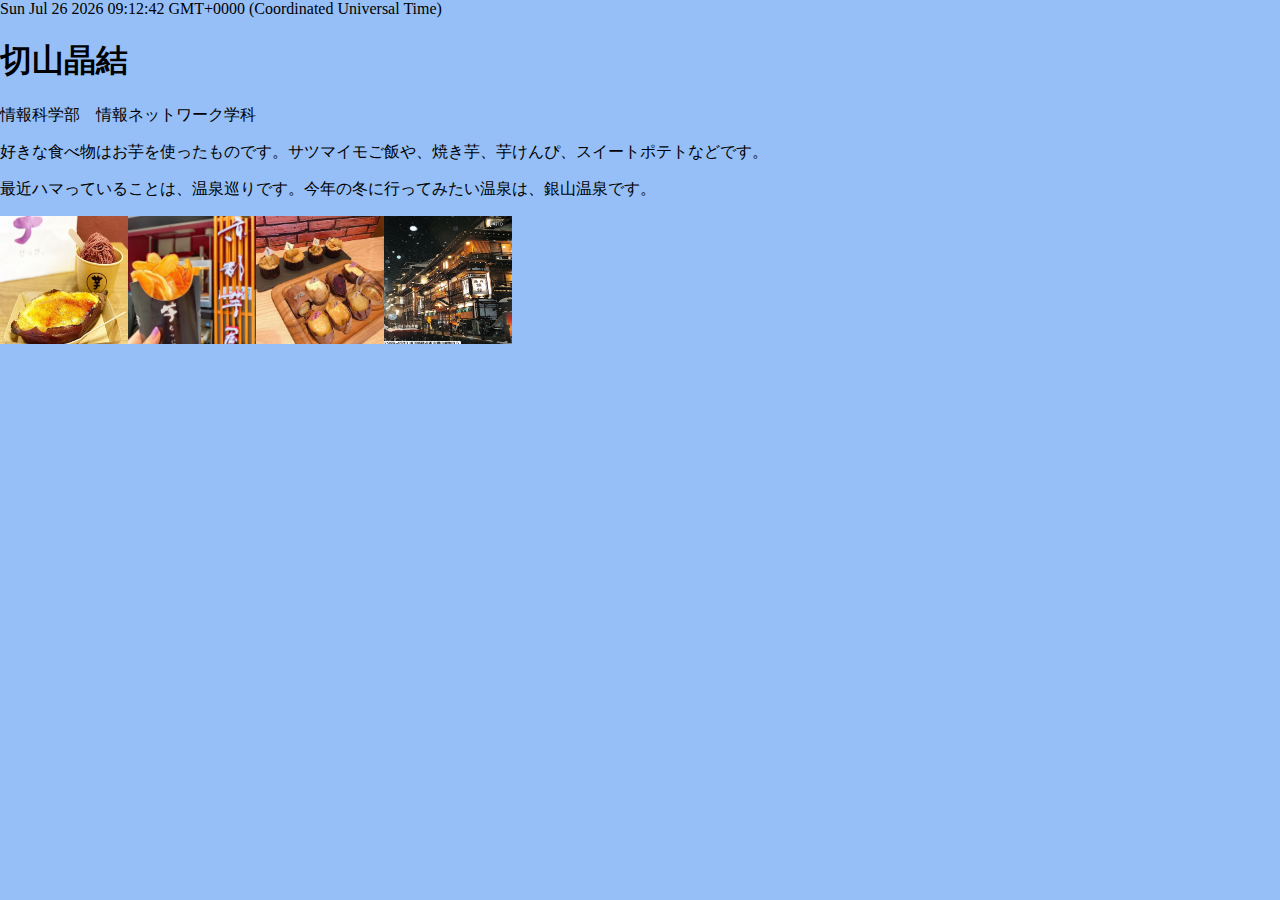
<file: kadai1.html>
<!doctype html>
<html>

<head>
	<meta charset="UTF-8">
	<title>kadai1</title>
		<link href="kadai1.css" rel="stylesheet" type="text/css">
</head>
<body>
<article>
    <script type="text/javascript">
        today = new Date();
        document.write(today);
        document.write("<h1>切山晶結</h1>");
	document.write("<p>情報科学部　情報ネットワーク学科</p>");
	document.write("<p>好きな食べ物はお芋を使ったものです。サツマイモご飯や、焼き芋、芋けんぴ、スイートポテトなどです。</p>");
        document.write("<p>最近ハマっていることは、温泉巡りです。今年の冬に行ってみたい温泉は、銀山温泉です。</p>");	        		
	var image1 = new Image(128,128); //image1 オブジェクトの作成
        image1.src = "スイートポテト.jpg"; //image1のソースの指定
       	var image2 = new Image(128,128); //image2 オブジェクトの作成
	image2.src = "芋けんぴ.jpg"; //image2のソースの指定
 	var image3 = new Image(128,128); //image3 オブジェクトの作成
        image3.src = "焼き芋.jpg"; //image3のソースの指定
        var image4 = new Image(128,128); //image4 オブジェクトの作成
	image4.src = "銀山温泉.jpg"; //image4のソースの指定
        document.body.appendChild(image1); //image1をDOM要素に組み込む
       	document.body.appendChild(image2); //image2をDOM要素に組み込む
        document.body.appendChild(image3); //image3をDOM要素に組み込む
	document.body.appendChild(image4); //image4をDOM要素に組み込む
    </script>
</article>
</body>
</html>
</file>
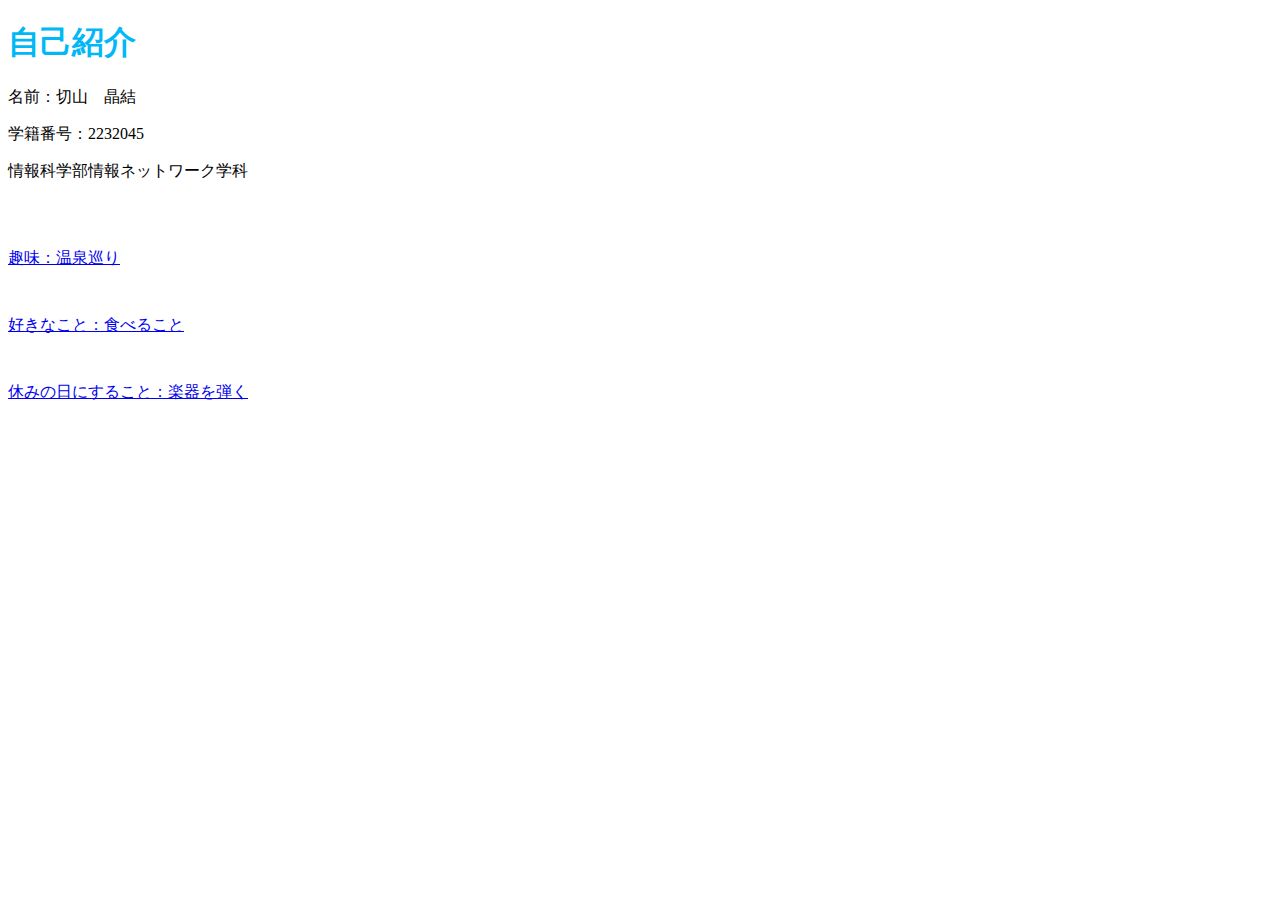
<file: kadai2.html>
<!doctype html>
<html>
<head>
<meta charset="utf-8">
<title>課題２</title>
<link href="top.css" rel="stylesheet" type="text/css">
</head>

<body>
<h1>自己紹介</h1>
<p>名前：切山　晶結</p>
<p>学籍番号：2232045</p>
<p>情報科学部情報ネットワーク学科</p>
<p>&nbsp;</p>
<p><a href="趣味.html">趣味：温泉巡り</a></p>
<p><a href="好きなこと.html">好きなこと：食べること</a></p>
<p><a href="休みの日にすること.html">休みの日にすること：楽器を弾く</a></p>
</body>
</html>
</file>
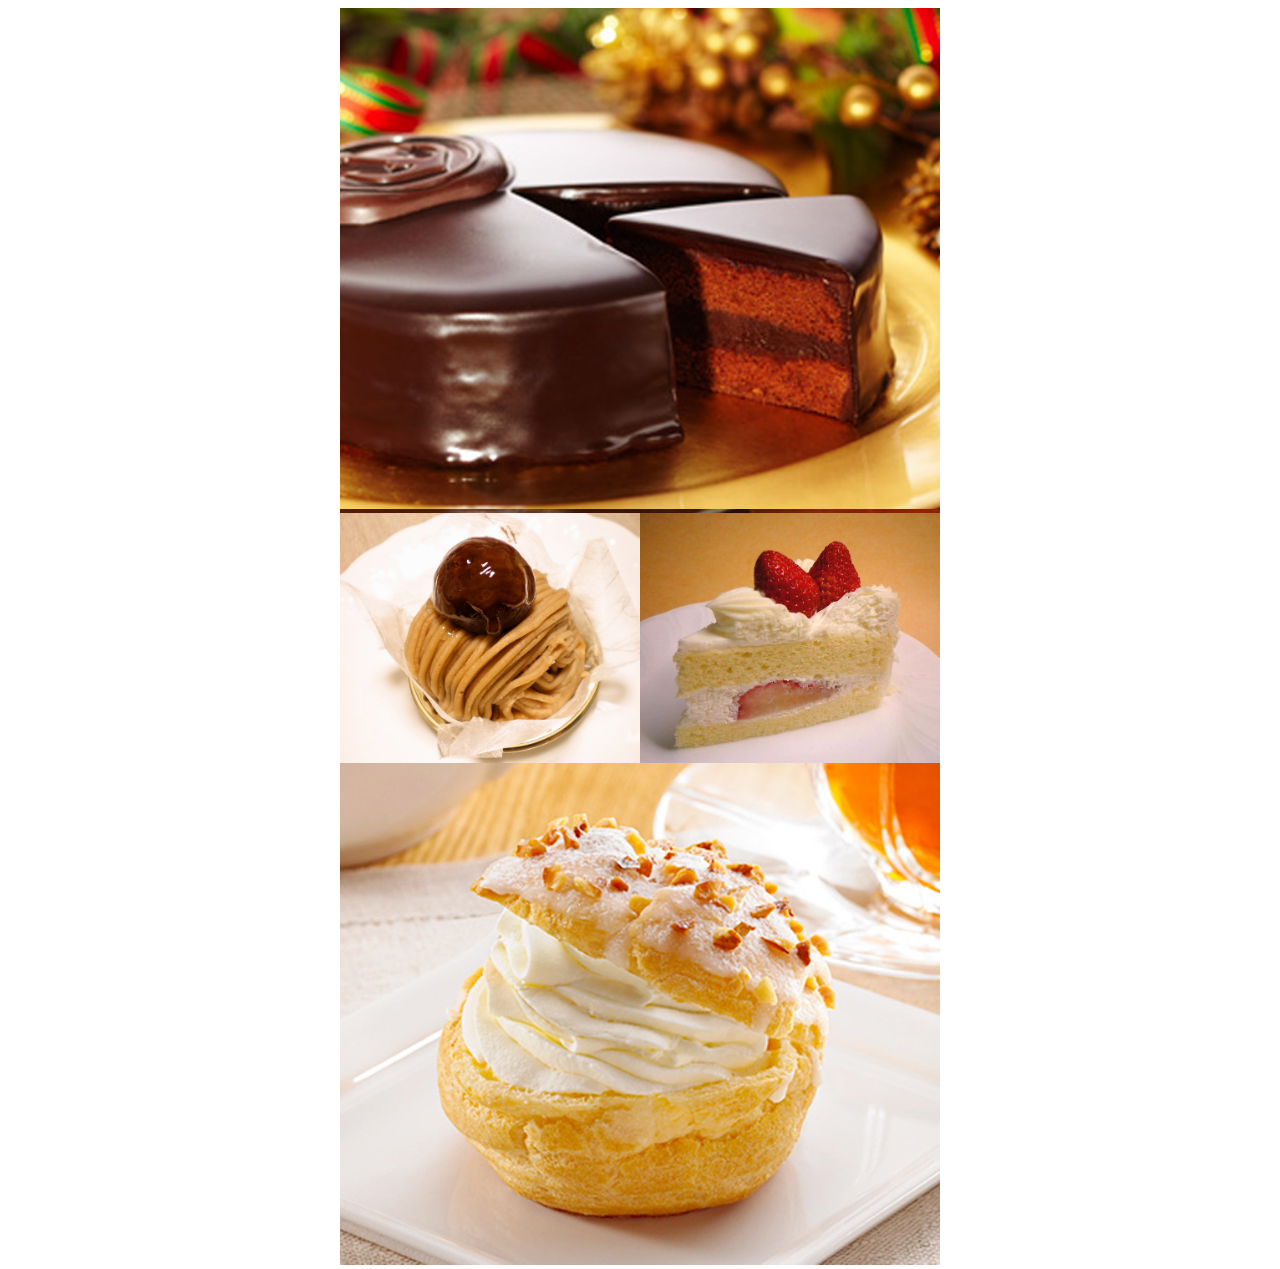
<file: kadai3.html>
<!doctype html>
<html>
<head>
<meta charset="utf-8">
<title>Div</title>
<style type="text/css">
	img{
		width:100%;
	}
	
.shop {
    width: 600px;
    background-color: #F49EDD;
    background-image: url(cake03.jpg);
	margin: 0 auto;
    float: none;
}
.cake01 {
    background-color: #A1CBE7;
    width: 300px;
	height: 250px;
	float: right;
}
.cake02 {
    background-color: #A1CBE7;
    width: 300px;
	height: 250px;
	float: left;
}
.cake04 {
    background-color: #A1CBE7;
    width: 100%;
	height: 180px;
}
	#side{
		width: 100%;
		height: 100px;
	}
</style>
</head>

<body>
<div class="shop">
	<img src="cake03.jpg">
	<div class="cake01">
  	<img src="cake01.jpg">
	</div>
	<div class="cake02">
		<img src="cake02.jpg">
		<div class ="content">
		</div>
		<div class="side">
		</div>
	</div>
	<div class="cake04">
  		<img src="cake04.jpg">
	</div>

</div>
</body>
</html>
</file>
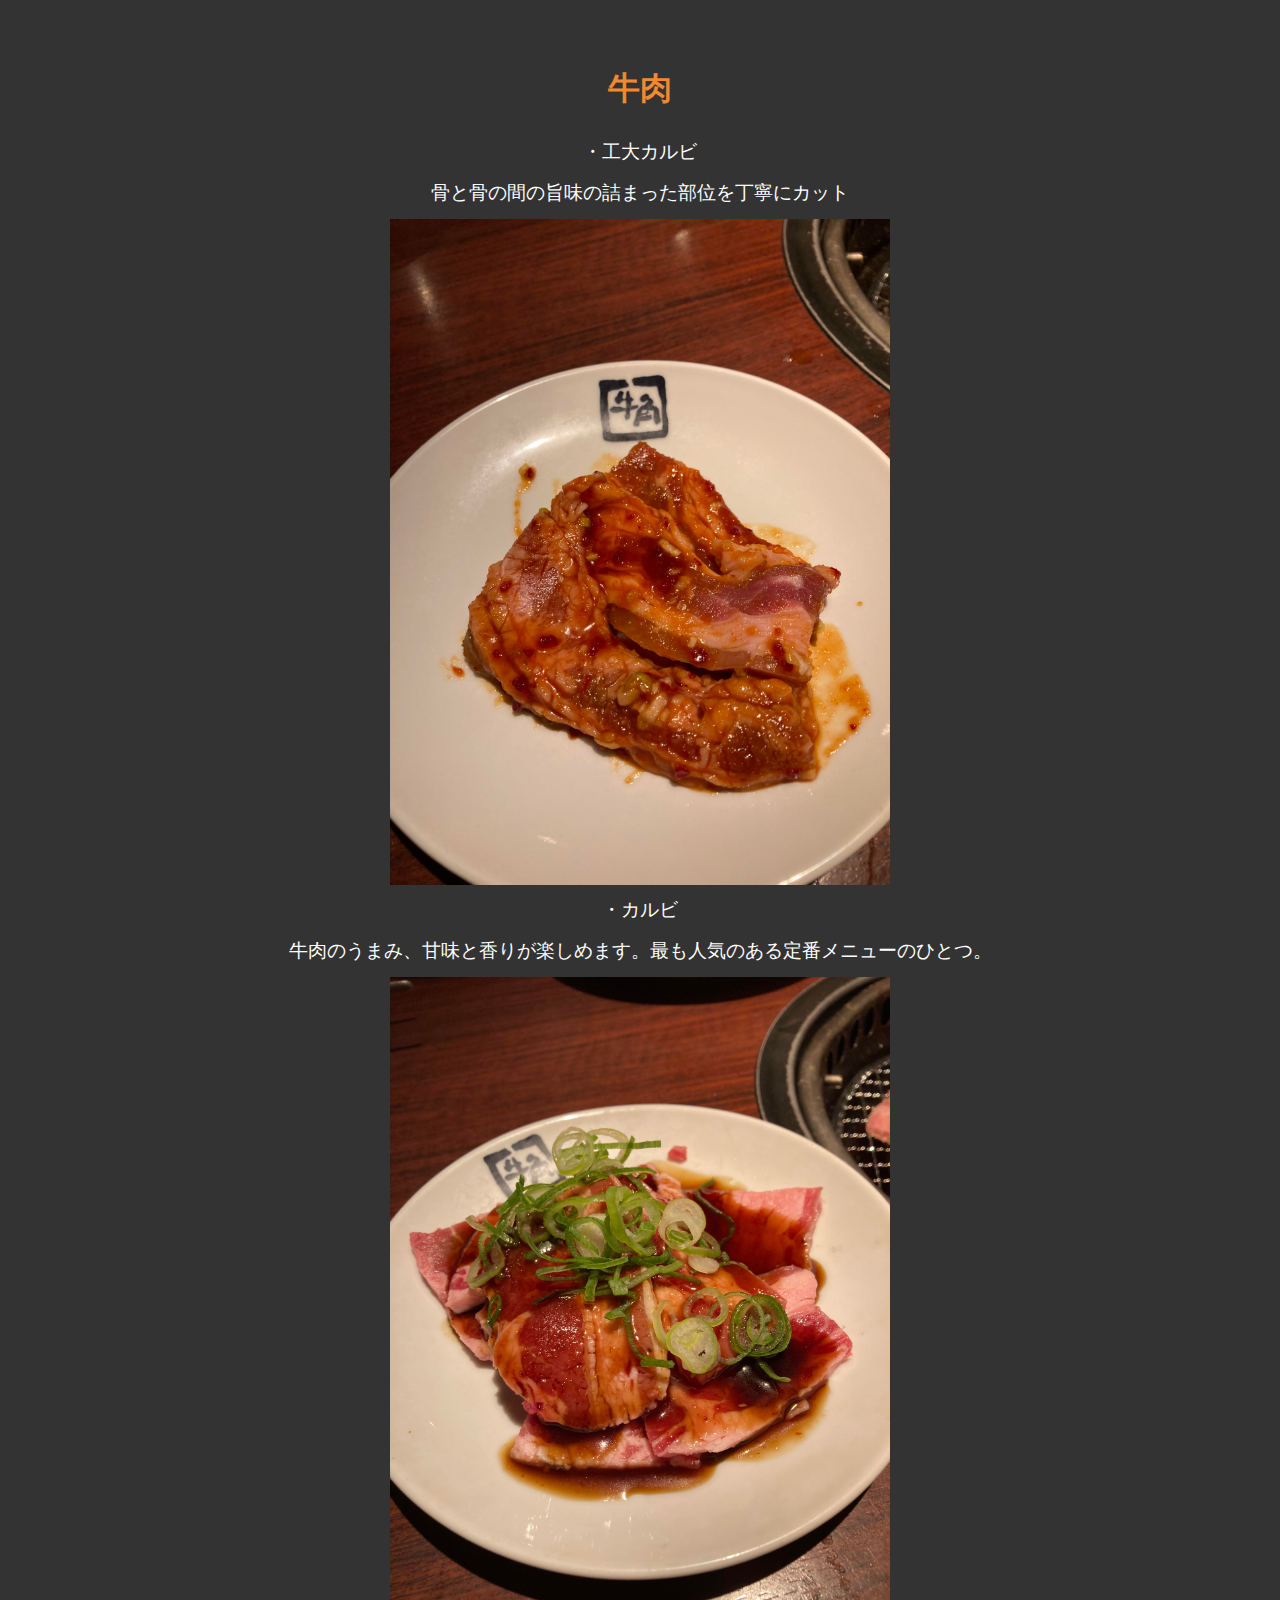
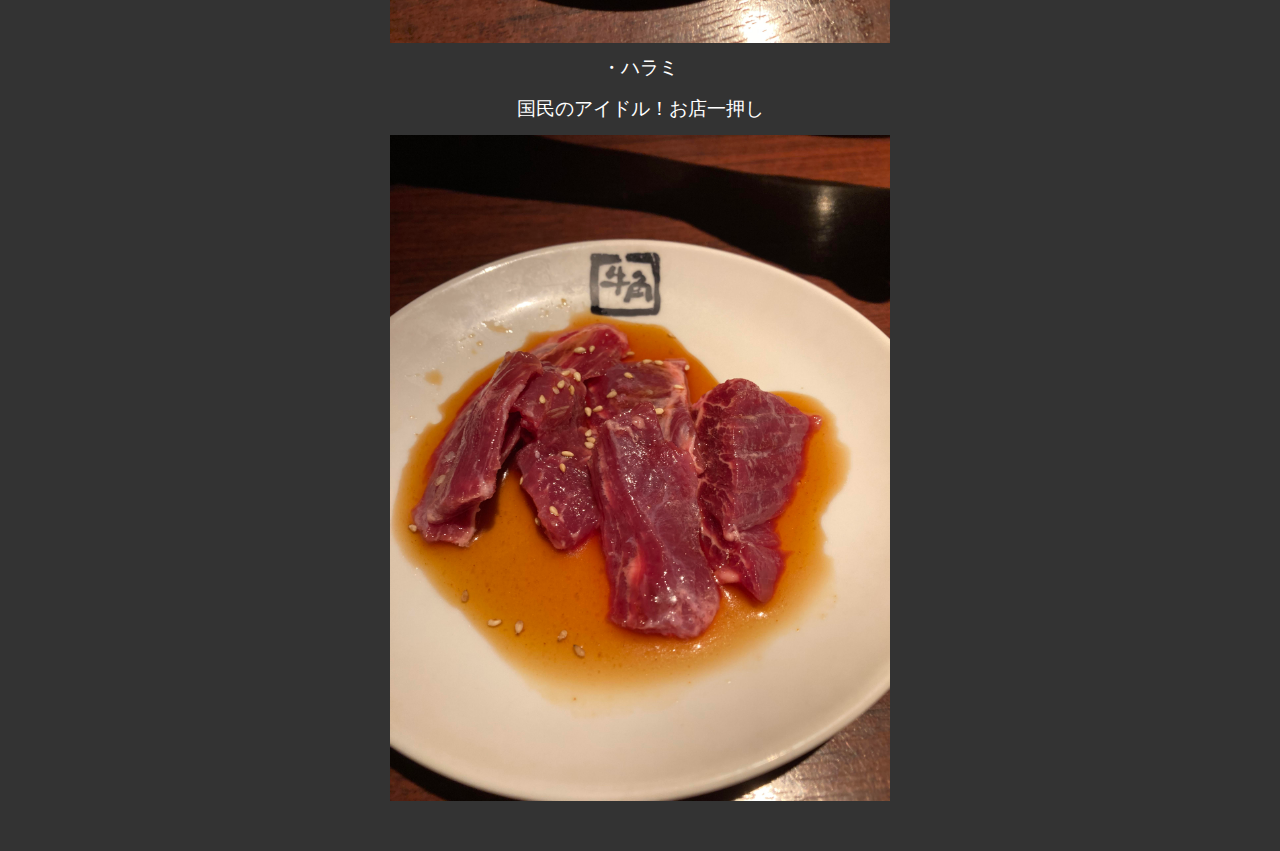
<file: 牛肉.html>
<!doctype html>
<html>
<head>
<meta charset="utf-8">
<title>牛肉</title>
<link href="basic2.css" rel="stylesheet" type="text/css">
</head>

<body>
	<section>
		<h2>牛肉</h2>
		
		<p>・工大カルビ</p>
		<p>骨と骨の間の旨味の詰まった部位を丁寧にカット</p>
		<img src="koudai_karubi.jpg" alt="工大カルビ" style="width: 100%; max-width: 500px;">

		<p>・カルビ</p>
		<p>牛肉のうまみ、甘味と香りが楽しめます。最も人気のある定番メニューのひとつ。</p>
<img src="karubi.jpg" alt="カルビ" style="width: 100%; max-width: 500px;">
		<p>・ハラミ</p>
		<p>国民のアイドル！お店一押し</p>
		<img src="harami.jpg" alt="ハラミ" style="width: 100%; max-width: 500px;">
	</section>
</body>
</html>
</file>
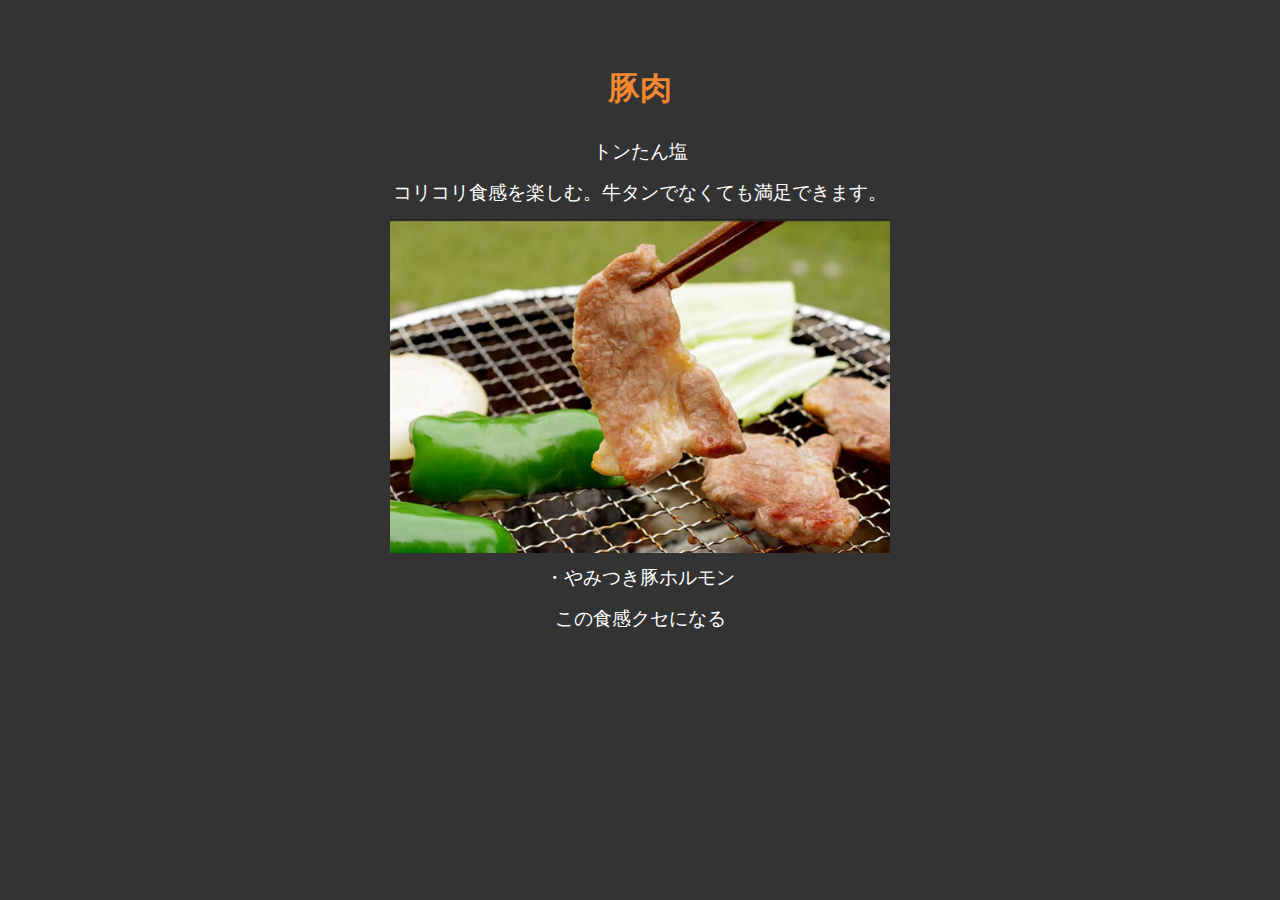
<file: 豚肉.html>
<!doctype html>
<html>
<head>
<meta charset="utf-8">
<title>豚肉</title>
<link href="basic2.css" rel="stylesheet" type="text/css">
</head>

<body>
	<section>
		<h2>豚肉</h2>
		<p>トンたん塩</p>
	    <p>コリコリ食感を楽しむ。牛タンでなくても満足できます。</p>
		<img src="豚たん.png" alt="トンタン塩" style="width: 100%; max-width: 500px;">
	    <p>・やみつき豚ホルモン</p>
	    <p>この食感クセになる</p>
	  </section>
</body>
</html>
</file>
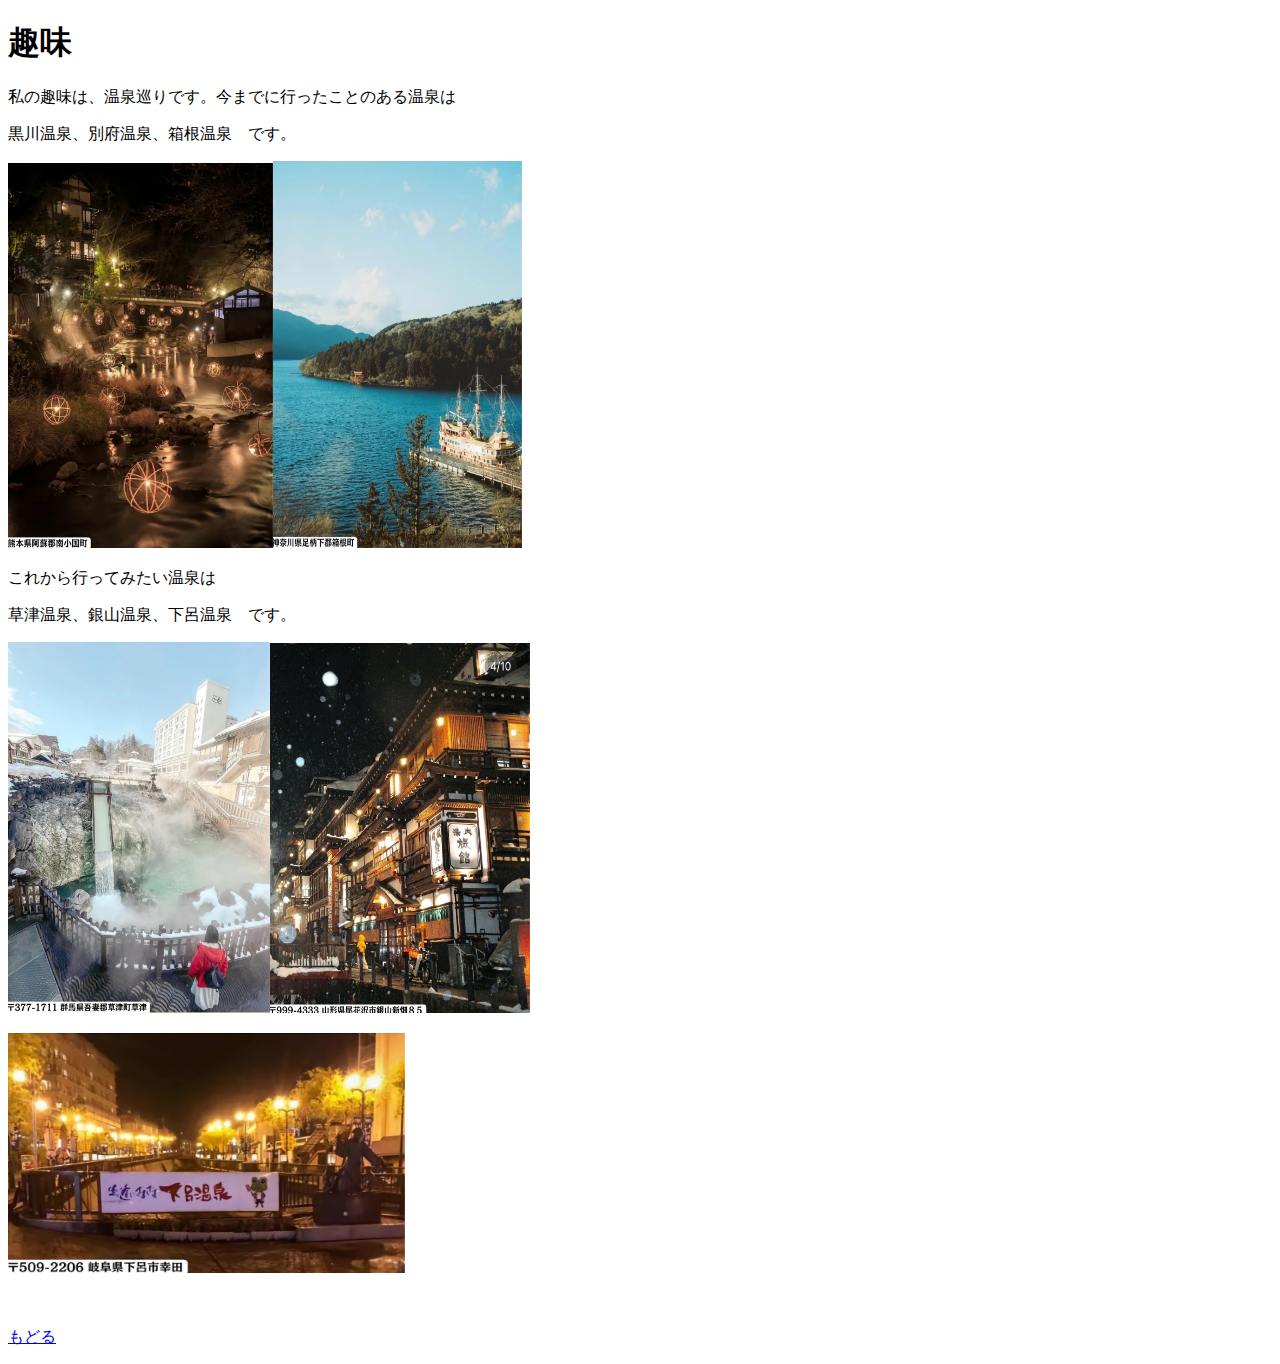
<file: 趣味.html>
<!doctype html>
<html>
<head>
<meta charset="utf-8">
<title>趣味</title>
<link href="base.css" rel="stylesheet" type="text/css">
</head>

<body>
<h1>趣味</h1>
<p>私の趣味は、<span class="key">温泉巡り</span>です。今までに行ったことのある温泉は</p>
<p><span class="key">黒川温泉、別府温泉、箱根温泉</span>　です。</p>
<p class="picture"><img src="黒川温泉.jpg" width="265" height="385" alt=""/><img src="箱根温泉.jpg" width="249" height="387" alt=""/></p>
<p>これから行ってみたい温泉は</p>
<p><span class="key">草津温泉、銀山温泉、下呂温泉</span>　です。</p>
<p class="picture"><img src="草津温泉.jpg" width="262" height="371" alt=""/><img src="銀山温泉.jpg" width="260" height="370" alt=""/></p>
<p class="picture"><img src="下呂温泉.jpg" width="397" height="240" alt=""/></p>
<p>&nbsp;</p>
<p><a href="index.html">もどる</a></p>
</body>
</html>
</file>
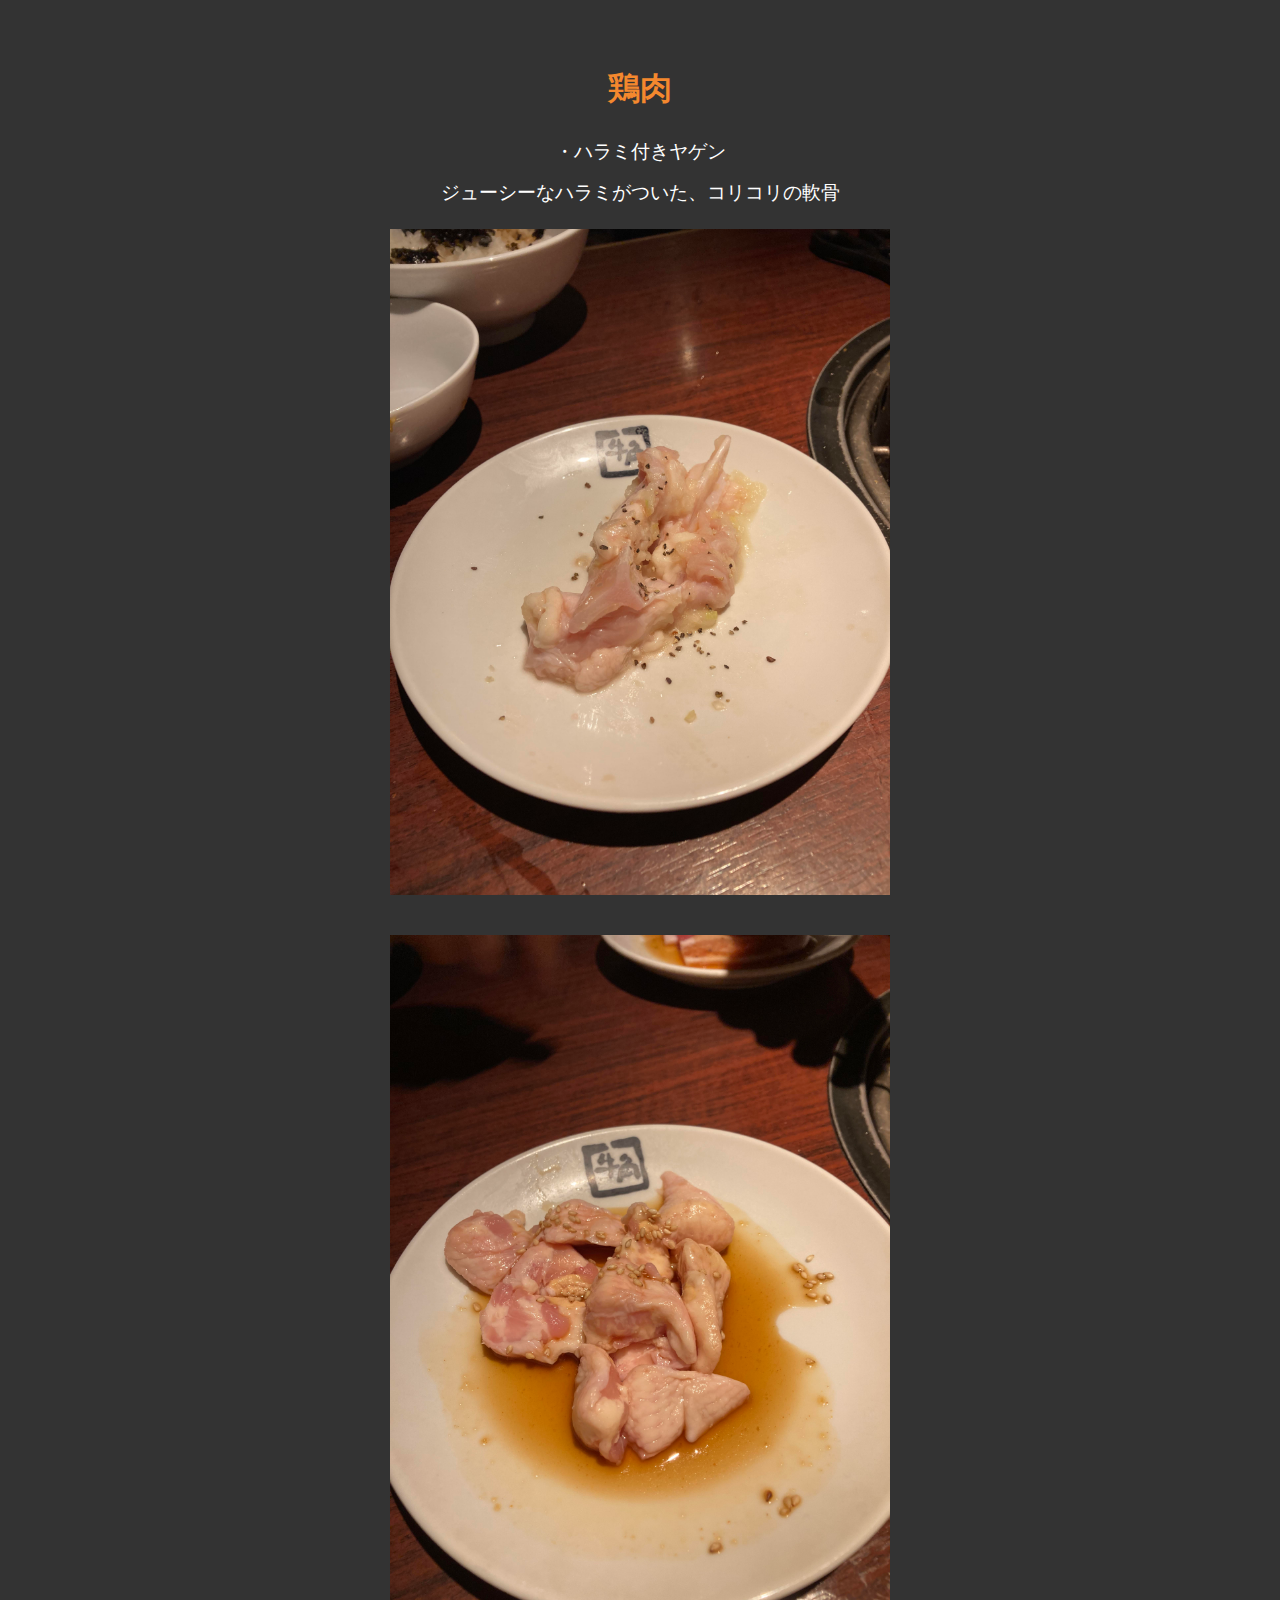
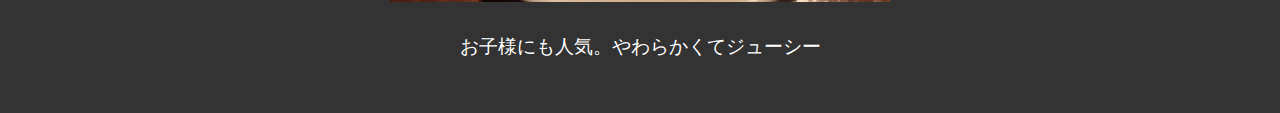
<file: 鶏肉.html>
<!doctype html>
<html>
<head>
<meta charset="utf-8">
<title>鶏肉</title>
<link href="basic2.css" rel="stylesheet" type="text/css">
</head>

<body>
<section>
		<h2>鶏肉</h2>
		<p>・ハラミ付きヤゲン</p>
	    <p>ジューシーなハラミがついた、コリコリの軟骨</p>

        <!-- 画像を横並びにするコンテナ -->
        <div class="image-container">
            <img src="tori_yagen.jpg" alt="鳥ヤゲン軟骨" style="width: 100%; max-width: 500px;">
            <img src="tori_momo.jpg" alt="鶏モモ" style="width: 100%; max-width: 500px;">
        </div>
<p>お子様にも人気。やわらかくてジューシー</p>
	</section>
</body>
</html>
</file>
<file: kadai1.css>
head{
    font: bold italic x-large;
    color:rgb(79, 165, 241);
  }
  body {
    margin: 0;
    color: black;
    font-size: medium;
    font: bold italic x-large;
    background-color: #96bff8;
  }
  h1 {
    color: black;
  }
</file>
<file: top.css>
@charset "utf-8";
body p a {
    line-height: 51px;
}
body {
    background-image:　url(../../%E3%83%89%E3%82%AD%E3%83%A5%E3%83%A1%E3%83%B3%E3%83%88/%E8%83%8C%E6%99%AF%E7%94%BB%E5%83%8F.jpg);
    background-repeat: repeat;
}
body h1 {
    color: #01B8F7;
}
</file>
<file: basic2.css>
/* 基本スタイル */
body {
    font-family: 'Arial', sans-serif;
    background-color: #333;
    margin: 0;
    padding: 0;
}

/* セクションのスタイル */
section {
    padding: 20px;
    background-color: #333;
    margin: 20px auto;
    max-width: 1000px;
}

/* セクションの見出し */
h2 {
    font-size: 2em;
    color: #F4882E;
    text-align: center;
}

/* メニュー項目 */
p {
    font-size: 1.2em;
    color: #FFFFFF;
    line-height: 1.6;
    text-align: center;
    margin: 10px 0;
}
p1{
    color: #F4882E;	
	font-size: 1.2em;
	line-height: 1.6;
	text-align: center;
	margin: 10px 0;
}

/* 画像を並べるためのFlexbox */
img {
    width: 100%;
    max-width: 500px;
    display: block;
    margin: 10px auto;
}

/* 画像を並べるコンテナ */
.image-container {
    display: flex;
    justify-content: space-between;
    gap: 20px;
    flex-wrap: wrap; /* 画面が狭くなると、画像が次の行に折り返し */
    margin-bottom: 20px;
}

.image-container img {
    width: 48%; /* 画像が並んで表示されるように、幅を調整
}

/* スマホなど小さな画面での表示調整 */
@media (max-width: 768px) {
    .image-container {
        flex-direction: column;
        align-items: center;
    }

    .image-container img {
        width: 80%; /* 画面が小さい場合、画像をより小さくする */
    }
}
</file>
<file: base.css>
@charset "utf-8";
ul.ddmenu li{
	eidth: 130px;
	display:inline-block;
	list-style-type: none;
	position: relative;
}
ul.ddmenu a{
	background-color: #cc0000;
	color: white;
	line-height: 40px;
	text-align:center;
	text-decoration: none;
	font-weight: bold;
	display: block;
}
ul.ddmenu ul{
	display: none;
	margin:0px;
	padding: 0px;
	position:absolute;
}
ul.ddmenu a:hover{
background-color:#ffdddd;
color:#dd0000;
}
ul.ddmenu li:hover ul{
	display: block;
}
</file>
